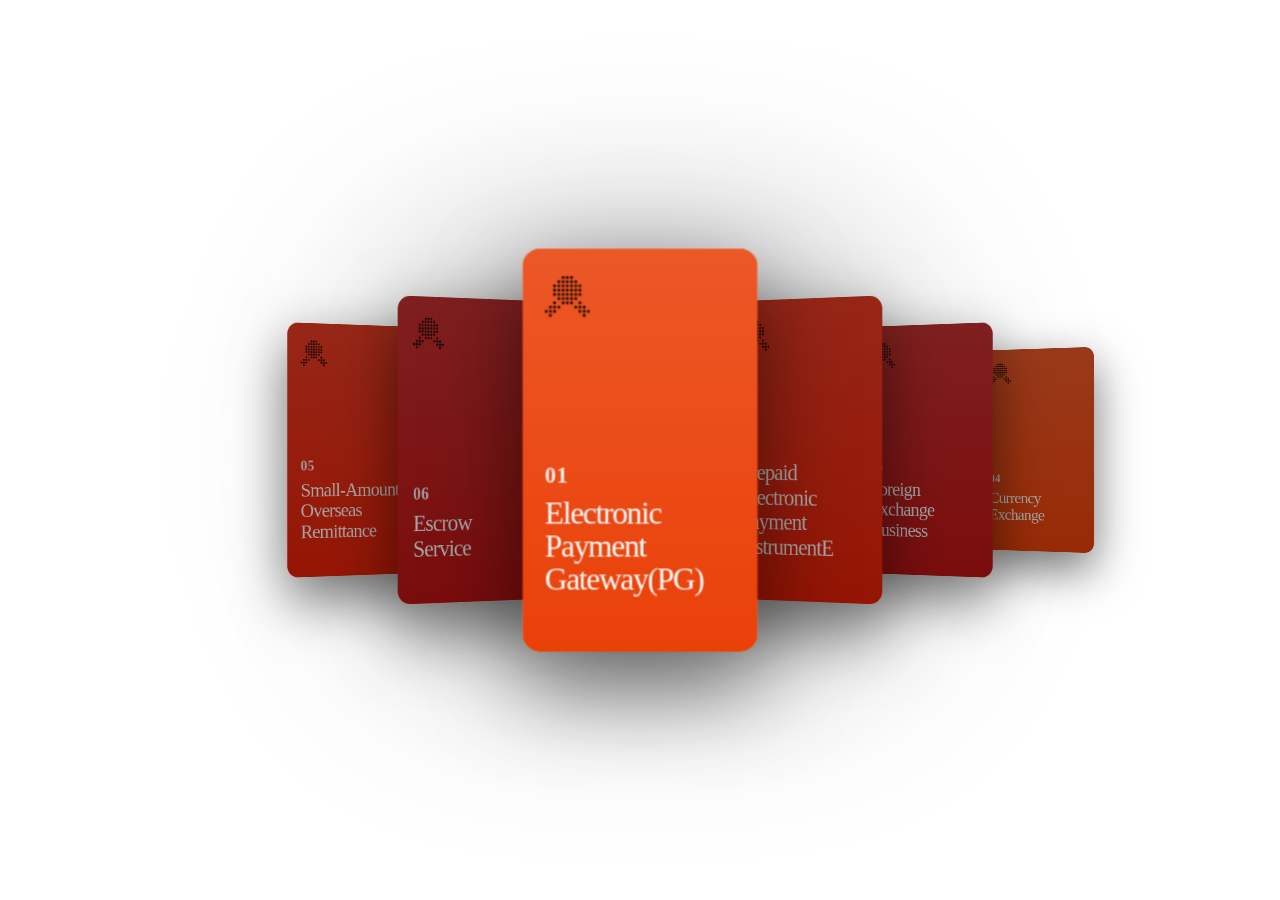
<file: card-carosel.html>
<!DOCTYPE html>
<html lang="en">
<head>
  <meta charset="UTF-8" />
  <meta name="viewport" content="width=device-width, initial-scale=1.0" />
  <title>carosel01</title>
  <link rel="stylesheet" href="css/card-carosel.css" />
</head>
<body>

<div class="page">
  <div class="background-glow"></div>

  <div class="scene" id="scene"></div>
</div>

<script src="js/card-carosel.js"></script>

</body>
</html>
</file>
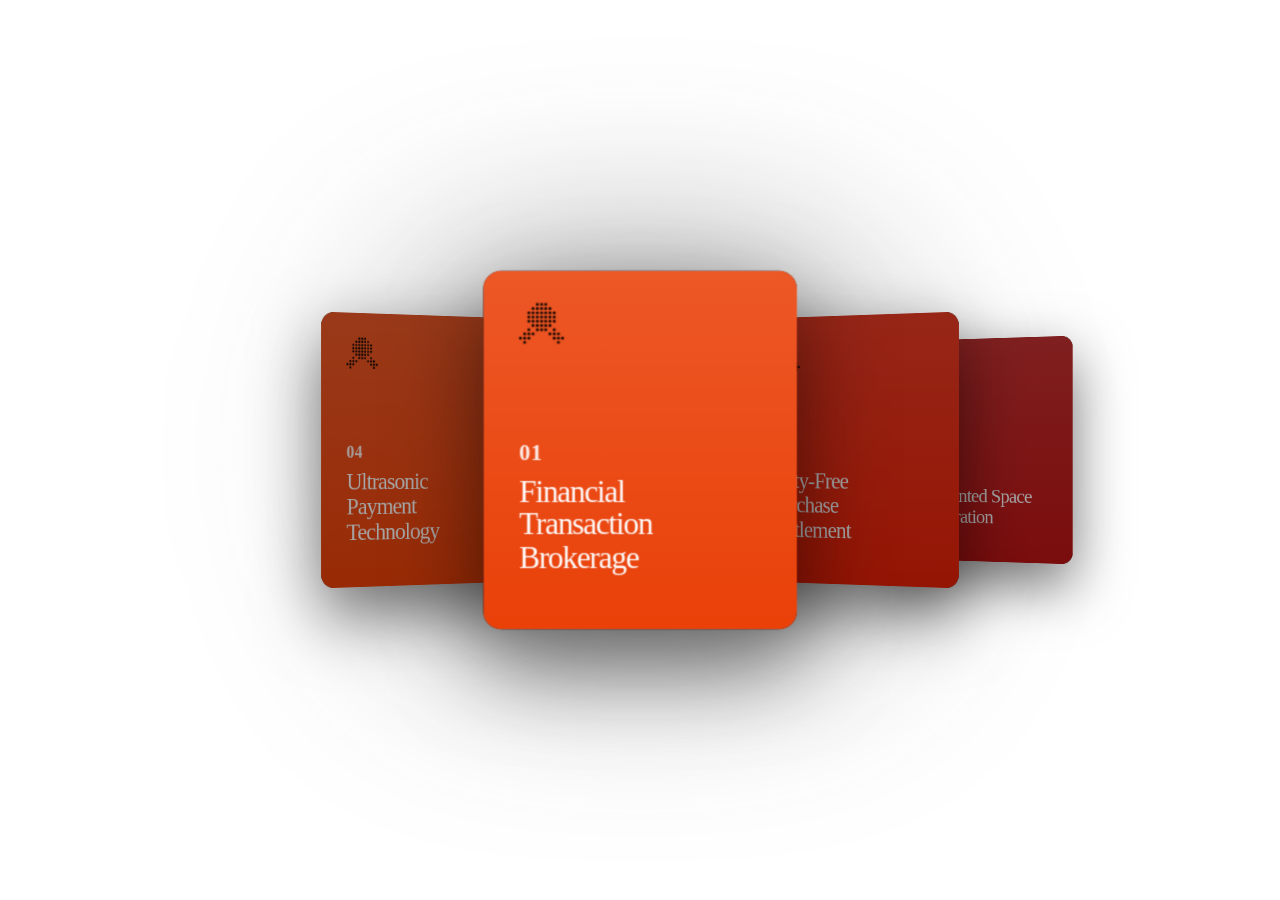
<file: card-carosel2.html>
<!DOCTYPE html>
<html lang="en">
<head>
  <meta charset="UTF-8" />
  <meta name="viewport" content="width=device-width, initial-scale=1.0" />
  <title>caruosel2</title>
  <link rel="stylesheet" href="css/card-carosel2.css" />
</head>
<body>

<div class="page">
  <div class="background-glow"></div>

  <div class="scene" id="scene"></div>
</div>

<script src="js/card-carosel2.js"></script>

</body>
</html>
</file>
<file: css/card-carosel.css>
* {
  margin: 0;
  padding: 0;
  box-sizing: border-box;
}

body {
  width: 100vw;
  height: 100vh;
  overflow: hidden;
  font-family: inter, pretendard;
}

.page {
  width: 100%;
  height: 100%;
  position: relative;
  display: flex;
  justify-content: center;
  align-items: center;
  overflow: hidden;
}

.background-glow {
  position: absolute;
  width: 900px;
  height: 500px;
  background: radial-gradient(circle, rgba(40,40,40,0.5) 0%, rgba(0,0,0,0) 70%);
  filter: blur(80px);
}

.scene {
  width: 100%;
  height: 100%;
  position: relative;
  perspective: 2600px;
  transform-style: preserve-3d;
  backface-visibility: hidden;
  display: flex;
  justify-content: center;
  align-items: center;
}

.card {
  position: absolute;
  width: 210px;
  height: 360px;
  border-radius: 16px;
  overflow: hidden;
  transition:
    transform 1.35s cubic-bezier(0.16, 1, 0.3, 1),
    opacity 1.2s ease,
    filter 1.2s ease,
    z-index 0.2s linear;
  will-change: transform;
  box-shadow: 0 30px 80px rgba(0,0,0,0.55);
  transform-style: preserve-3d;
}

.card-content {
  width: 100%;
  height: 100%;
  position: relative;
}

.card-icon {
  position: absolute;
  top: 20px;
  left: 20px;
  width: 40px;
  height: 42px;
  object-fit: contain;
  z-index: 5;
}

.overlay {
  position: absolute;
  left: 20px;
  right: 20px;
  bottom: 50px;
  color: white;
  z-index: 5;
}

.small-text {
  font-size: 20px;
  font-weight: 700;
  letter-spacing: 0.5px;
  opacity: 0.9;
  margin-bottom: 8px;
}

.title {
  font-size: 28px;
  font-weight: 300;
  line-height: 1.05;
  letter-spacing: -1.12px;
}

.reflection {
  position: absolute;
  inset: 0;
  background: linear-gradient(to bottom, rgba(255,255,255,0.12), rgba(255,255,255,0));
  pointer-events: none;
}

.guide {
  position: absolute;
  bottom: 48px;
  color: rgba(255,255,255,0.7);
  letter-spacing: 1px;
  font-size: 12px;
}
</file>
<file: css/card-carosel2.css>
* {
  margin: 0;
  padding: 0;
  box-sizing: border-box;
}

body {
  width: 100vw;
  height: 100vh;
  overflow: hidden;
  font-family: inter, pretendard;
}

.page {
  width: 100%;
  height: 100%;
  position: relative;
  display: flex;
  justify-content: center;
  align-items: center;
  overflow: hidden;
}

.background-glow {
  position: absolute;
  width: 900px;
  height: 500px;
  background: radial-gradient(circle, rgba(40,40,40,0.5) 0%, rgba(0,0,0,0) 70%);
  filter: blur(80px);
}

.scene {
  width: 100%;
  height: 100%;
  position: relative;
  perspective: 2600px;
  transform-style: preserve-3d;
  backface-visibility: hidden;
  display: flex;
  justify-content: center;
  align-items: center;
}

.card {
  position: absolute;
  width: 280px;
  height: 320px;
  border-radius: 16px;
  overflow: hidden;
  background: #0A1221;
  transition:
    transform 1.35s cubic-bezier(0.16, 1, 0.3, 1),
    opacity 1.2s ease,
    filter 1.2s ease,
    z-index 0.2s linear;
  will-change: transform;
  box-shadow: 0 30px 80px rgba(0,0,0,0.55);
  transform-style: preserve-3d;
}

.card-content {
  width: 100%;
  height: 100%;
  position: relative;
}

.card-bg {
  position: absolute;
  inset: 0;
  background: inherit;
}

.card-icon {
  position: absolute;
  top: 24px;
  left: 32px;
  width: 40px;
  height: 42px;
  object-fit: contain;
  z-index: 5;
}

.overlay {
  position: absolute;
  left: 32px;
  right: 32px;
  bottom: 50px;
  color: white;
  z-index: 5;
}

.small-text {
  font-size: 20px;
  font-weight: 700;
  letter-spacing: 0.5px;
  opacity: 0.9;
  margin-bottom: 8px;
}

.title {
  font-size: 28px;
  font-weight: 300;
  line-height: 1.05;
  letter-spacing: -1.12px;
}

.reflection {
  position: absolute;
  inset: 0;
  background: linear-gradient(to bottom, rgba(255,255,255,0.12), rgba(255,255,255,0));
  pointer-events: none;
}

.guide {
  position: absolute;
  bottom: 48px;
  color: rgba(255,255,255,0.7);
  letter-spacing: 1px;
  font-size: 12px;
}
</file>
